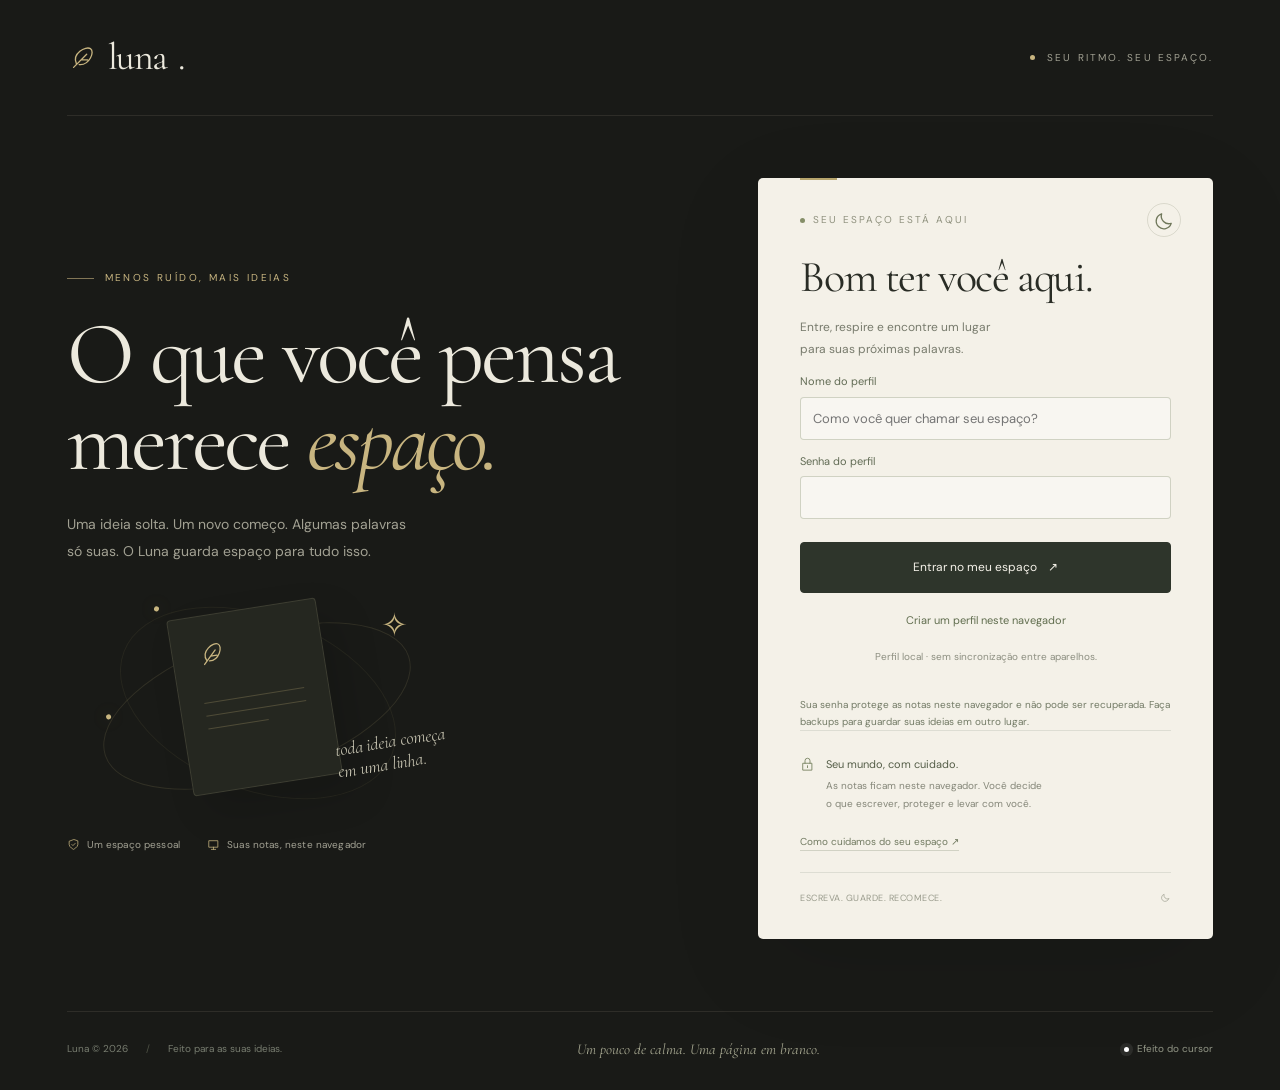
<file: index.html>
<!DOCTYPE html>
<html lang="pt-BR">
<head>
  <meta charset="utf-8">
  <meta name="viewport" content="width=device-width, initial-scale=1">
  <meta http-equiv="Content-Security-Policy" content="default-src 'none'; script-src 'self'; style-src 'self'; font-src 'self'; img-src 'self' data:; connect-src 'none'; object-src 'none'; base-uri 'none'; form-action 'self'">
  <title>Luna — um lugar para suas ideias</title>
  <meta name="description" content="Um espaço tranquilo para escrever, organizar suas notas e deixar as ideias acontecerem. Entre no seu Luna.">
  <meta name="theme-color" content="#191a17">
  <link rel="icon" type="image/svg+xml" href="./assets/favicon.svg">
  <link rel="preload" href="./assets/cormorant-regular.woff2" as="font" type="font/woff2" crossorigin>
  <link rel="stylesheet" href="./assets/login.css">
  <link rel="stylesheet" href="./assets/cursor.css">
  <script src="./assets/local-auth.js"></script><script defer src="./assets/local-login.js"></script>
  <script defer src="./assets/cursor.js"></script>
</head>
<body>
<a class="skip" href="#entrar">Ir para o login</a>
<div class="shell">
  <header class="topbar">
    <a class="brand" href="./" aria-label="Luna, página de entrada"><svg viewBox="0 0 32 32" aria-hidden="true"><path d="M7 26 21 12M10 22C5 11 20 3 25 6s-1 18-12 17M15 18h7"/></svg>luna<span aria-hidden="true">.</span></a>
    <div class="top-note"><span aria-hidden="true"></span>Seu ritmo. Seu espaço.</div>
  </header>
  <main class="main">
    <section class="intro reveal" aria-labelledby="intro-title">
      <p class="eyebrow">Menos ruído, mais ideias</p>
      <h1 id="intro-title">O que você pensa<br>merece <em>espaço.</em></h1>
      <p class="lead">Uma ideia solta. Um novo começo. Algumas palavras só suas. O Luna guarda espaço para tudo isso.</p>
      <div class="illustration" aria-hidden="true"><div class="orbit"></div><div class="orbit second"></div><div class="note-sketch"><svg viewBox="0 0 32 32"><path d="M7 26 21 12M10 22C5 11 20 3 25 6s-1 18-12 17M15 18h7"/></svg><i></i><i></i><i></i></div><span class="spark">✧</span><span class="note-caption">toda ideia começa<br>em uma linha.</span></div>
      <div class="intro-bottom"><span><svg viewBox="0 0 24 24" aria-hidden="true"><path d="M12 3 4 6v6c0 5 8 9 8 9s8-4 8-9V6ZM9 12l2 2 4-4"/></svg>Um espaço pessoal</span><span><svg viewBox="0 0 24 24" aria-hidden="true"><path d="M4 5h16v12H4ZM8 21h8M12 17v4"/></svg>Suas notas, neste navegador</span></div>
    </section>
    <section class="login-card reveal" id="entrar" aria-labelledby="login-title">
      <div class="card-index">Seu espaço está aqui</div>
      <div class="card-mark" aria-hidden="true"><svg viewBox="0 0 24 24"><path d="M19 15A8 8 0 0 1 9 5a8 8 0 1 0 10 10Z"/></svg></div>
      <h2 id="login-title">Bom ter você aqui.</h2>
      <p class="card-description">Entre, respire e encontre um lugar<br>para suas próximas palavras.</p>
      <form id="local-login"><label for="profile-name">Nome do perfil</label><input id="profile-name" name="username" autocomplete="username" minlength="2" maxlength="60" required placeholder="Como você quer chamar seu espaço?"><label for="profile-password">Senha do perfil</label><input id="profile-password" name="password" type="password" autocomplete="current-password" maxlength="256" required><div id="repeat-row" hidden><label for="profile-repeat">Repita sua senha</label><input id="profile-repeat" type="password" autocomplete="new-password" maxlength="256"></div><button class="signin" type="submit"><span id="submit-label">Entrar no meu espaço</span><span aria-hidden="true">↗</span></button></form><button id="switch-mode" type="button">Criar um perfil neste navegador</button><p class="signin-note" id="signin-status" role="status">Perfil local · sem sincronização entre aparelhos.</p><p class="local-reminder">Sua senha protege as notas neste navegador e não pode ser recuperada. Faça backups para guardar suas ideias em outro lugar.</p>
      <div class="card-divider"></div>
      <div class="promise"><svg viewBox="0 0 24 24" aria-hidden="true"><path d="M5 10h14v11H5ZM8 10V6a4 4 0 0 1 8 0v4M12 14v3"/></svg><div><strong>Seu mundo, com cuidado.</strong>As notas ficam neste navegador. Você decide<br>o que escrever, proteger e levar com você.</div></div>
      <button class="privacy-link" id="privacy-trigger" type="button" aria-haspopup="dialog">Como cuidamos do seu espaço ↗</button>
      <div class="card-foot"><span>ESCREVA. GUARDE. RECOMECE.</span><svg class="tiny-moon" viewBox="0 0 24 24" aria-hidden="true"><path d="M19 15A8 8 0 0 1 9 5a8 8 0 1 0 10 10Z"/></svg></div>
    </section>
  </main>
  <footer class="footer"><div class="footer-copy"><span>Luna © 2026</span><span class="slash" aria-hidden="true">/</span><span class="edition">Feito para as suas ideias.</span></div><span class="footer-quote">Um pouco de calma. Uma página em branco.</span><button class="cursor-toggle" type="button" aria-pressed="true">Efeito do cursor</button></footer>
</div>
<dialog class="privacy-dialog" id="privacy-dialog" aria-labelledby="privacy-title"><button class="dialog-close" type="button" data-close aria-label="Fechar">×</button><p class="eyebrow">Seu espaço, explicado</p><h2 id="privacy-title">Suas palavras continuam suas.</h2><p><strong>Acesso autenticado.</strong> Seu perfil é criado neste navegador, sem uma conta externa. A senha criptografa suas notas e não é guardada em texto puro.</p><p><strong>Notas locais.</strong> Seus textos são salvos neste navegador, neste dispositivo. Não há sincronização entre aparelhos, nem recuperação de senha. A senha mestra do gerenciador continua sendo uma proteção separada.</p><p><strong>Um cuidado a mais.</strong> Você pode proteger notas com PIN ou senha. Para levar suas notas a outro dispositivo ou preservar uma cópia, use Backup e Importar dentro do Luna.</p><button type="button" class="dialog-action" data-close>Entendi</button></dialog>
</body>
</html>
</file>
<file: assets/login.css>
@font-face{font-family:DM;src:url('./dm-sans-regular.woff2') format('woff2');font-weight:100 900;font-display:swap}
@font-face{font-family:Editorial;src:url('./cormorant-regular.woff2') format('woff2');font-weight:400;font-display:swap}
@font-face{font-family:Editorial;src:url('./cormorant-italic.woff2') format('woff2');font-style:italic;font-weight:400;font-display:swap}
:root{color-scheme:dark;--bg:#191a17;--text:#ece9dd;--muted:#a2a193;--gold:#c8b580;--line:#e4ddc319;--paper:#f4f1e8;--ink:#292c25}
*{box-sizing:border-box}body{margin:0;background:var(--bg);color:var(--text);font:14px/1.6 DM,Arial,sans-serif;-webkit-font-smoothing:antialiased}a{color:inherit;text-decoration:none}button{font:inherit;cursor:pointer}button,a{-webkit-tap-highlight-color:transparent}button:focus-visible,a:focus-visible,summary:focus-visible{outline:2px solid var(--gold);outline-offset:6px}svg{fill:none;stroke:currentColor;stroke-width:1.4;stroke-linecap:round;stroke-linejoin:round;width:20px;height:20px;flex-shrink:0}.shell{position:relative;isolation:isolate;max-width:1600px;margin:auto;padding:0 5.2vw;min-height:100svh;display:flex;flex-direction:column}.topbar{height:116px;display:flex;align-items:center;justify-content:space-between;border-bottom:1px solid var(--line);gap:24px}.brand{display:flex;align-items:center;gap:11px;font:38px/.9 Editorial,Georgia,serif;letter-spacing:-1.4px}.brand svg{width:30px;height:34px;color:var(--gold)}.top-note{font-size:10px;letter-spacing:2.1px;text-transform:uppercase;color:var(--muted);display:flex;align-items:center;gap:12px}.top-note span{width:5px;height:5px;background:var(--gold);border-radius:50%}.main{display:grid;grid-template-columns:minmax(0,1fr) minmax(360px,.85fr);gap:8.5vw;align-items:center;flex:1;padding:62px 0 72px}.intro{padding:6px 0 0;position:relative}.eyebrow{display:flex;align-items:center;gap:11px;color:var(--gold);letter-spacing:2.4px;font-size:10px;text-transform:uppercase;margin:0 0 25px}.eyebrow:before{content:'';height:1px;width:27px;background:var(--gold);opacity:.6}h1{font:400 clamp(64px,6.9vw,108px)/.98 Editorial,Georgia,serif;letter-spacing:-3px;margin:0;max-width:650px}h1 em{font-weight:400;color:var(--gold)}.lead{font-size:14px;line-height:1.9;max-width:345px;color:var(--muted);margin:27px 0 0}.illustration{height:202px;position:relative;margin:40px 0 30px;max-width:470px}.orbit{position:absolute;border:1px solid #c9b77e22;border-radius:50%;width:320px;height:142px;left:30px;top:30px;transform:rotate(-18deg)}.orbit.second{transform:rotate(21deg);width:288px;height:174px;left:47px;top:11px;border-color:#c9b77e13}.orbit:before{content:'';position:absolute;top:32px;left:12px;width:5px;height:5px;background:var(--gold);border-radius:50%;box-shadow:0 0 17px #c9b77e44}.note-sketch{position:absolute;left:112px;top:3px;width:151px;height:178px;background:#252720;border:1px solid #bcb29229;transform:rotate(-9deg);padding:24px 24px;box-shadow:15px 20px 40px #0002;border-radius:4px}.note-sketch svg{width:29px;height:30px;color:var(--gold);margin-bottom:14px}.note-sketch i{display:block;height:1px;background:#c9b77e40;margin:12px 0;width:100%}.note-sketch i:last-child{width:60%}.note-caption{position:absolute;left:269px;bottom:32px;font:italic 18px/1.2 Editorial,Georgia,serif;color:#c2bfad;transform:rotate(-9deg);white-space:nowrap}.spark{position:absolute;top:1px;left:314px;color:var(--gold);font:32px Georgia}.intro-bottom{display:flex;gap:27px;align-items:center;color:var(--muted);font-size:10px;letter-spacing:.15px}.intro-bottom span{display:flex;gap:7px;align-items:center}.intro-bottom svg{width:13px;height:13px;color:var(--gold)}.login-card{position:relative;background:var(--paper);color:var(--ink);padding:49px 42px 34px;border-radius:5px;box-shadow:0 26px 100px #00000016;max-width:455px;width:100%;justify-self:end}.card-index{font-size:10px;letter-spacing:2px;color:#8f917e;text-transform:uppercase;display:flex;align-items:center;gap:8px}.card-index:before{content:'';height:5px;width:5px;background:#858e68;border-radius:50%}.card-mark{width:45px;height:45px;border:1px solid #8e957c42;border-radius:50%;display:grid;place-items:center;margin:31px 0 26px;color:#6f775a}.card-mark svg{width:23px;height:23px}.login-card h2{font:400 44px/1.06 Editorial,Georgia,serif;letter-spacing:-1.4px;margin:0 0 15px}.card-description{color:#787b6d;font-size:12px;line-height:1.85;margin:0 0 29px;max-width:285px}.signin{display:flex;align-items:center;justify-content:center;gap:11px;width:100%;padding:15px 12px;background:#2e352b;color:#f4f1e8;font-size:12px;border:1px solid #2e352b;border-radius:4px;transition:background .2s,transform .2s}.signin:hover{background:#414b39;transform:translateY(-1px)}.signin svg{width:19px;height:19px}.signin .arrow{width:16px;margin-left:auto}.signin .chatgpt-mark{margin-right:auto}.signin:focus-visible,.login-card button:focus-visible,.login-card summary:focus-visible{outline-color:#626e4b}.signin-note{font-size:10px;line-height:1.7;color:#8d8f81;text-align:center;margin:12px 2px 25px}.card-divider{border-top:1px solid #242f241b;margin:0 0 24px}.promise{display:flex;align-items:flex-start;gap:11px;font-size:10px;line-height:1.75;color:#858779}.promise svg{width:15px;height:15px;margin-top:2px;color:#75815e}.promise strong{display:block;color:#555e48;font-size:11px;font-weight:400;margin-bottom:3px}.privacy-link{background:none;border:0;padding:0;color:#727b62;font-size:10px;border-bottom:1px solid #727b6244;margin:22px 0 0;transition:color .2s}.privacy-link:hover{color:#313a28}.card-foot{display:flex;justify-content:space-between;align-items:center;gap:12px;margin-top:32px;padding-top:18px;border-top:1px solid #242f241b;font-size:9px;letter-spacing:.5px;color:#999b8c}.tiny-moon{width:11px;height:11px}.footer{display:flex;justify-content:space-between;align-items:center;gap:20px;padding:23px 0 27px;border-top:1px solid var(--line);font-size:10px;color:#777c6f}.footer-copy{display:flex;align-items:center;gap:18px}.footer-copy .slash{color:#4d5145}.cursor-toggle{border:0;background:none;color:#929686;font-size:10px;padding:6px 0 6px 9px}.cursor-toggle:hover{color:var(--gold)}.footer-quote{font:italic 15px Editorial,Georgia,serif;color:#a6a790}.skip{position:fixed;left:20px;top:-100px;z-index:10;background:var(--paper);color:var(--ink);padding:10px 15px;border-radius:3px}.skip:focus{top:20px}.login-card:before{content:'';width:37px;height:2px;background:#b7a56d;position:absolute;top:0;left:42px}.privacy-dialog{background:var(--paper);color:var(--ink);border:0;border-radius:6px;width:min(470px,calc(100vw - 36px));padding:35px;box-shadow:0 30px 100px #0006}.privacy-dialog::backdrop{background:#10120ecc;backdrop-filter:blur(6px)}.privacy-dialog h2{font:36px/1.1 Editorial,Georgia,serif;margin:10px 0 22px}.privacy-dialog p{font-size:12px;line-height:1.85;color:#707664}.privacy-dialog strong{color:#404c33;font-weight:400}.dialog-close{float:right;border:1px solid #28302022;border-radius:50%;width:30px;height:30px;background:transparent;color:#4f5a43}.privacy-dialog .dialog-action{border:0;margin-top:13px;padding:12px 20px;background:#2e352b;color:var(--paper);border-radius:3px;font-size:12px}.reveal{animation:arrive .7s both}.intro.reveal{animation-delay:.06s}.login-card.reveal{animation-delay:.16s}@keyframes arrive{from{opacity:0;transform:translateY(12px)}to{opacity:1;transform:translateY(0)}}
@media(min-width:1500px){.main{gap:125px}.shell{padding:0 85px}}
@media(max-width:1050px){.shell{padding:0 5vw}.main{gap:5vw;grid-template-columns:minmax(0,1fr) minmax(330px,.9fr)}h1{font-size:77px}.login-card{padding:40px 30px 28px}.illustration{transform:scale(.88);transform-origin:left center;margin:25px 0 20px}.intro-bottom{gap:15px;font-size:9px}.footer-quote{display:none}}
@media(max-width:760px){.shell{padding:0 25px}.topbar{height:87px}.top-note{font-size:8px;letter-spacing:1.5px}.brand{font-size:34px}.main{grid-template-columns:1fr;padding:44px 0 42px;gap:32px}.intro{padding:0;max-width:440px;margin:auto;width:100%}.eyebrow{font-size:9px;margin-bottom:20px}h1{font-size:68px;letter-spacing:-2px;line-height:.96}.lead{font-size:12px;line-height:1.8;margin-top:20px;max-width:295px}.illustration,.intro-bottom{display:none}.login-card{justify-self:center;max-width:440px;padding:31px 30px 26px}.card-mark{position:absolute;right:30px;top:20px;width:36px;height:36px;margin:0}.card-mark svg{width:19px;height:19px}.login-card h2{font-size:40px;margin-top:23px}.card-description{margin-bottom:22px;max-width:310px}.card-foot{margin-top:25px}.footer{padding:17px 0 21px}.footer-copy{gap:12px;font-size:9px}.footer-copy .edition{display:none}.cursor-toggle{display:none}}
@media(max-width:370px){.shell{padding:0 18px}.top-note{letter-spacing:.8px}h1{font-size:60px}.login-card{padding:28px 23px}.signin{font-size:11px}}
@media(prefers-reduced-motion:reduce){*,*::before,*::after{animation:none!important;transition:none!important;scroll-behavior:auto!important}}
#local-login label{display:block;color:#626c55;font-size:11px;margin:13px 0 6px}#local-login input{display:block;width:100%;padding:12px;border:1px solid #a2a88e77;border-radius:4px;background:#fff6;color:#293224;font:13px DM,Arial,sans-serif}#local-login input:focus-visible{outline:2px solid #7d895f;outline-offset:2px}#local-login .signin{margin-top:23px;cursor:pointer}#switch-mode{display:block;width:100%;margin-top:13px;background:transparent;border:0;color:#606d4e;font-size:11px;padding:6px}.login-card{padding-top:34px}.card-mark{position:absolute;top:25px;right:32px;margin:0;width:34px;height:34px}.login-card h2{margin-top:26px}.card-description{margin-bottom:10px}.signin-note{min-height:32px;margin-bottom:16px}.local-reminder{font-size:10px;color:#737b66;line-height:1.7;margin:14px 0 0}.login-card .card-foot{margin-top:20px}#repeat-row[hidden]{display:none}
</file>
<file: assets/cursor.css>
/* The native white dot remains visible above all browser layers. */
html.cursor-enabled,html.cursor-enabled *,html.cursor-enabled dialog::backdrop{cursor:url('cursor-white.svg') 16 16,auto}
html.cursor-enabled :is(input,textarea,[contenteditable=true]),html.cursor-enabled [contenteditable=true] *{cursor:text}
.luna-cursor-layer{position:fixed!important;inset:0!important;width:100vw!important;height:100vh!important;max-width:none!important;max-height:none!important;margin:0!important;padding:0!important;border:0!important;background:transparent!important;overflow:visible!important;pointer-events:none!important;z-index:2147483647;color:#fff}
.luna-cursor-layer::backdrop{background:transparent;pointer-events:none}
.luna-cursor-ring{position:fixed;top:0;left:0;width:32px;height:32px;margin:-16px;border:1.5px solid #fff;border-radius:50%;box-shadow:0 0 0 1px #0007;pointer-events:none;opacity:0;will-change:transform;transition:opacity .15s,width .23s,height .23s,margin .23s,background .23s}
.luna-cursor-layer.visible .luna-cursor-ring{opacity:1}
.luna-cursor-layer.hover .luna-cursor-ring{width:52px;height:52px;margin:-26px;background:#ffffff0c}
.luna-cursor-layer.down .luna-cursor-ring{width:24px;height:24px;margin:-12px;background:#ffffff18}
.cursor-toggle{display:inline-flex;align-items:center;gap:8px}
.cursor-toggle:before{content:'';width:5px;height:5px;border-radius:50%;background:#fff;box-shadow:0 0 0 4px #ffffff14}
.cursor-toggle[aria-pressed=false]:before{background:currentColor;box-shadow:none;opacity:.4}
@media(pointer:coarse){.cursor-toggle,.luna-cursor-layer{display:none!important}html.cursor-enabled,html.cursor-enabled *,html.cursor-enabled dialog::backdrop{cursor:auto}}
@media(prefers-reduced-motion:reduce){.luna-cursor-ring{transition:none}}
</file>
